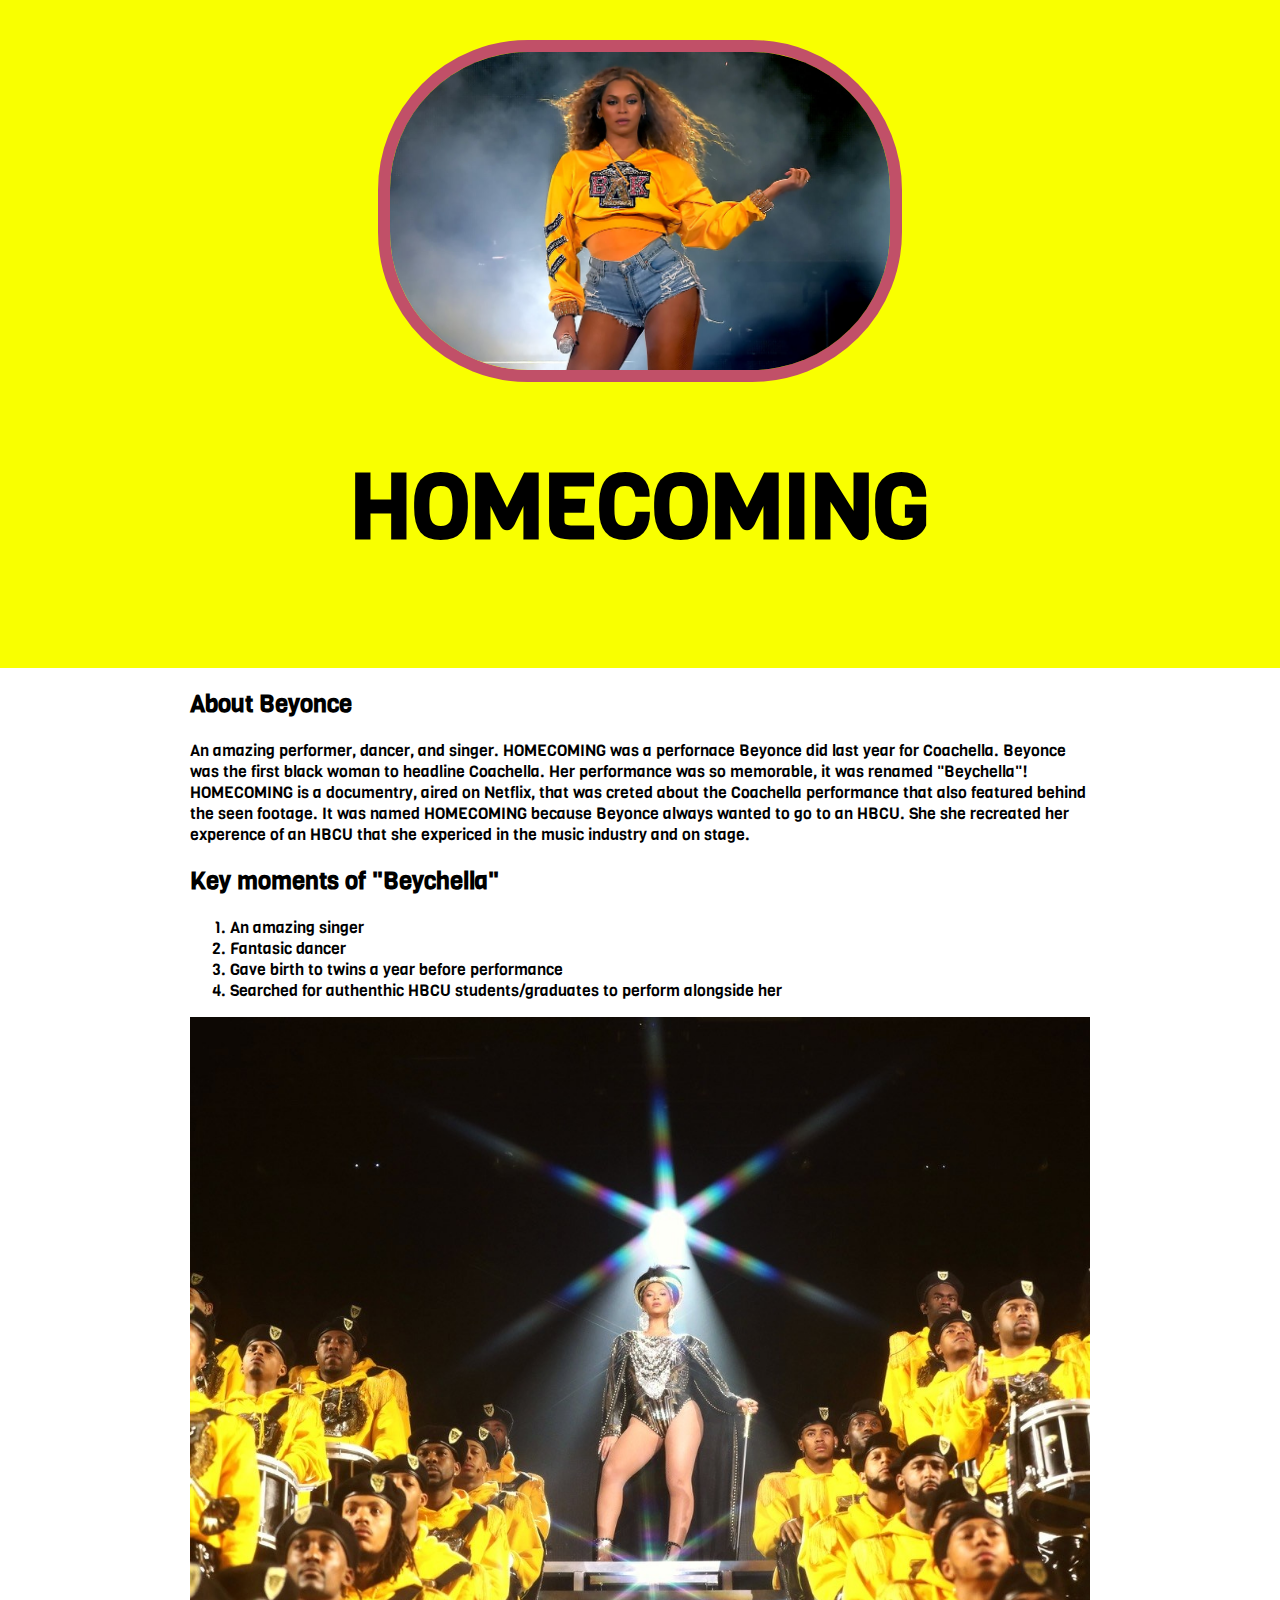
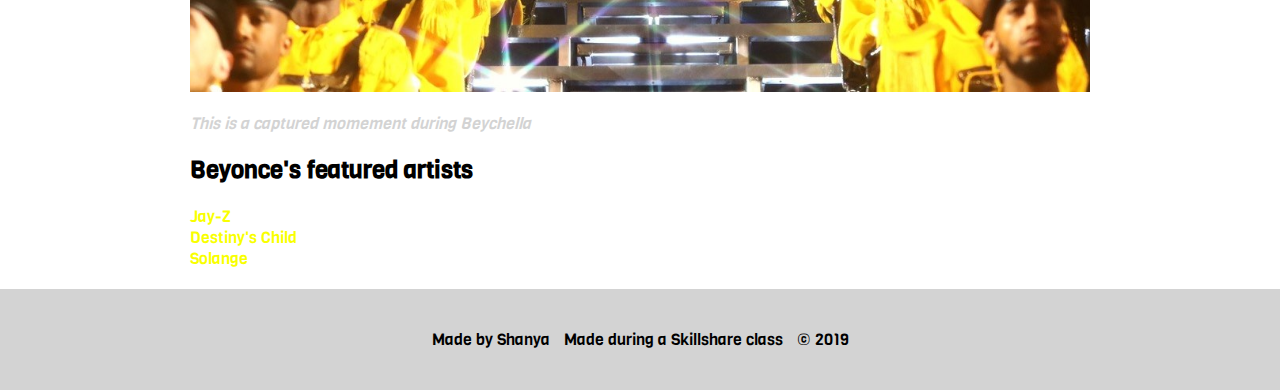
<file: index.html>
<!DOCTYPE html>
<html>
<head>
	<title>HOMECOMING</title>
	<link rel="stylesheet" type="text/css" href="css/hero.css">
	<link href="https://fonts.googleapis.com/css?family=Viga" rel="stylesheet">
</head>
<body>
<div class="wrapper">
<header>
	<img src="img/profile.jpeg">
	<h1>HOMECOMING</h1>
</header>
<div class="content">
	<h2> About Beyonce</h2>
	<p> An amazing performer, dancer, and singer. HOMECOMING was a perfornace Beyonce did last year for Coachella. Beyonce was the first black woman to headline Coachella. Her performance was so memorable, it was renamed "Beychella"! HOMECOMING is a documentry, aired on Netflix, that was creted about the Coachella performance that also featured behind the seen footage. It was named HOMECOMING because Beyonce always wanted to go to an HBCU. She she recreated her experence of an HBCU that she expericed in the music industry and on stage.</p>
	<h2>Key moments of "Beychella"</h2>
	<ol>
		<li> An amazing singer</li>
		<li> Fantasic dancer</li>
		<li> Gave birth to twins a year before performance</li>
		<li> Searched for authenthic HBCU students/graduates to perform alongside her</li>
	</ol>
	<img class="big-image" src="img/big-image.jpeg">
	<p class="caption">
		This is a captured momement during Beychella
	</p>
	<h2>Beyonce's featured artists</h2>
	<ul>
		<li><a href="https://www.imdb.com/name/nm0419650/" target="_blank" title="visit Jay-Z page">Jay-Z</a></li>
		<li><a href="https://www.imdb.com/name/nm1560213/" target="_blank" title="visit Destiny's Child page">Destiny's Child</a></li>
		<li><a href="https://www.imdb.com/name/nm1090271/" target="_blank" title="visit Solange's page">Solange</a></li>
	</ul>
</div>
<footer>
	<ul>
		<li>Made by Shanya</li>
		<li>Made during a Skillshare class</li>
		<li>&copy; 2019</li>
	</ul>
</footer>
</div>

</body>
</html>
</file>
<file: css/hero.css>
html, body{
	font-family: 'Viga', sans-serif;
	margin: 0px;
}
header{
	background-color: #F9FF00;
	padding: 40px;
	text-align: center;

}

h1{

	font-size: 90px;
	color: black;
}

header img{
border-radius: 150px;
width: 500px;
border: 12px solid #C15068;
}

.content{
	max-width: 900px;
	margin: 0 auto;
	padding: 0 20px;
}

img.big-image{
	max-width: 100%;
}

p.caption{
	font-size: 16px;
	color: lightgrey;
	font-style: italic;
}

ul{
	list-style: none;
	padding: 0;
	margin: 0;
}

a{
	color: #F9FF00;
	text-decoration: none;
}

footer{
	padding: 40px 20px;
	background-color: lightgrey;
	margin-top: 20px;
}

footer ul{
	text-align: center;
}

footer ul li{
display: inline;
margin: 0 5px;
}
</file>
